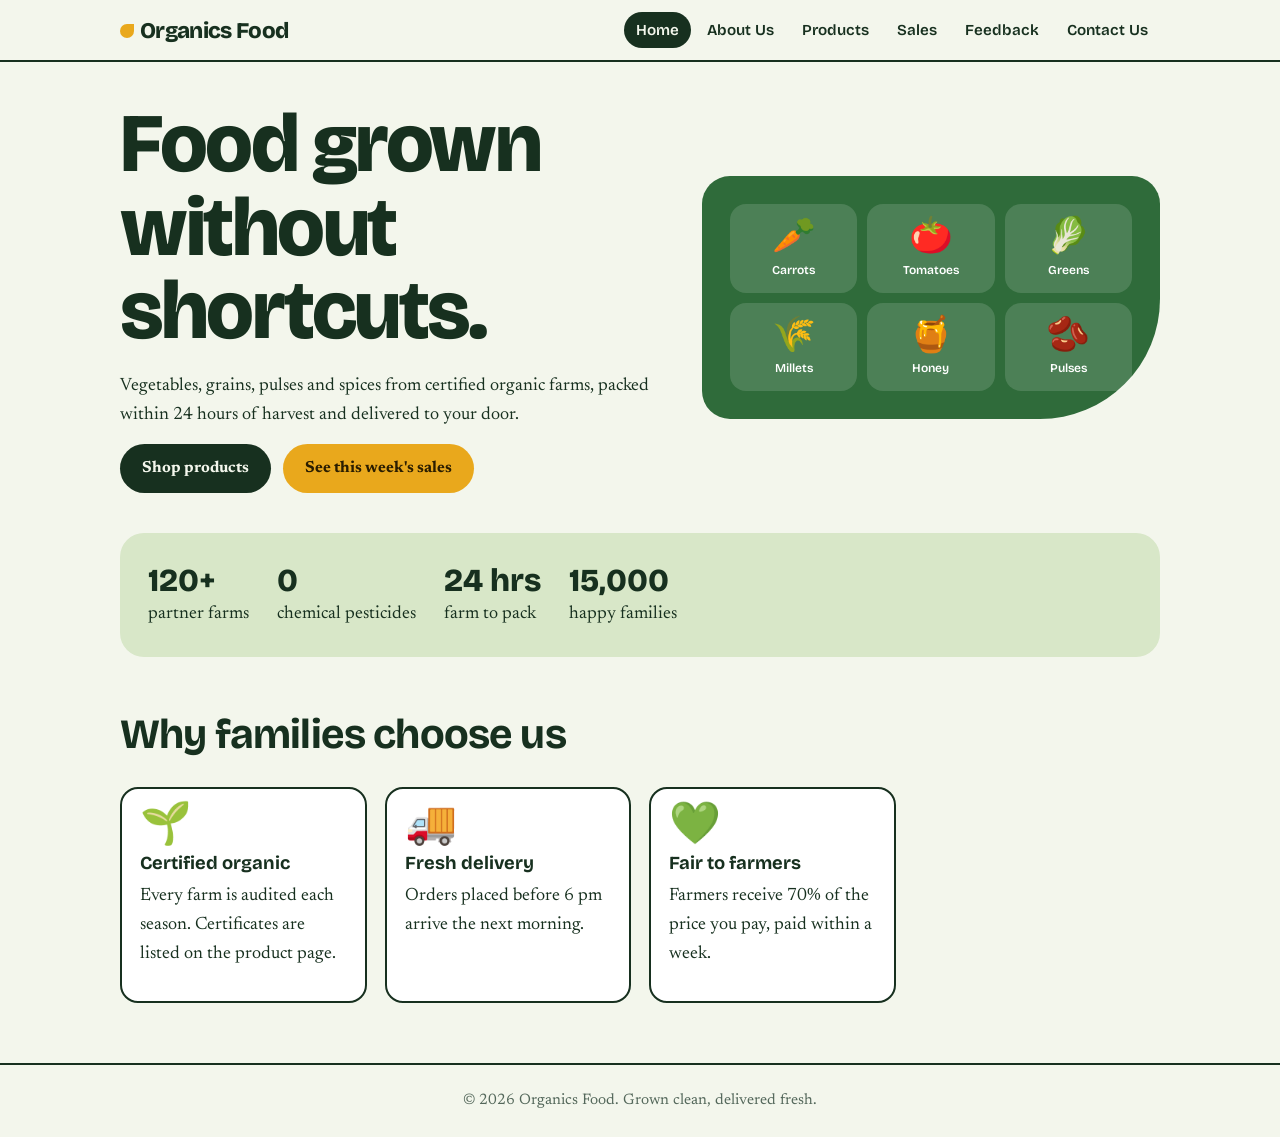
<file: index.html>
<!DOCTYPE html>
<html lang="en">
<head>
<meta charset="utf-8">
<meta name="viewport" content="width=device-width, initial-scale=1, viewport-fit=cover">
<title>Home | Organics Food</title>
<link rel="stylesheet" href="https://fonts.googleapis.com/css2?family=Bricolage+Grotesque:wght@400;600;800&family=Newsreader:ital,wght@0,400;0,600;1,400&display=swap">
<link rel="stylesheet" href="style.css">
</head>
<body>
<header><div class="bar">
<a class="logo" href="index.html"><i></i>Organics Food</a>
<nav class="nav"><a href="index.html" class="on" aria-current="page">Home</a><a href="about.html">About Us</a><a href="products.html">Products</a><a href="sales.html">Sales</a><a href="feedback.html">Feedback</a><a href="contact.html">Contact Us</a></nav></div></header>
<main>
<section class="page on" id="home">
<div class="hero">
<div>
<h1>Food grown without shortcuts.</h1>
<p>Vegetables, grains, pulses and spices from certified organic farms, packed within 24 hours of harvest and delivered to your door.</p>
<div class="row"><a class="btn" href="products.html">Shop products</a><a class="btn alt" href="sales.html">See this week's sales</a></div>
</div>
<div class="crate" aria-hidden="true">
<span>🥕<small>Carrots</small></span><span>🍅<small>Tomatoes</small></span><span>🥬<small>Greens</small></span>
<span>🌾<small>Millets</small></span><span>🍯<small>Honey</small></span><span>🫘<small>Pulses</small></span>
</div></div>
<div class="band"><div class="stats">
<div><b>120+</b>partner farms</div><div><b>0</b>chemical pesticides</div><div><b>24 hrs</b>farm to pack</div><div><b>15,000</b>happy families</div></div></div>
<h2 style="margin-top:44px">Why families choose us</h2>
<div class="grid">
<div class="card"><div class="em">🌱</div><h3>Certified organic</h3><p>Every farm is audited each season. Certificates are listed on the product page.</p></div>
<div class="card"><div class="em">🚚</div><h3>Fresh delivery</h3><p>Orders placed before 6 pm arrive the next morning.</p></div>
<div class="card"><div class="em">💚</div><h3>Fair to farmers</h3><p>Farmers receive 70% of the price you pay, paid within a week.</p></div>
</div></section>
</main>
<footer>&copy; 2026 Organics Food. Grown clean, delivered fresh.</footer>
<script src="app.js"></script>
</body>
</html>
</file>
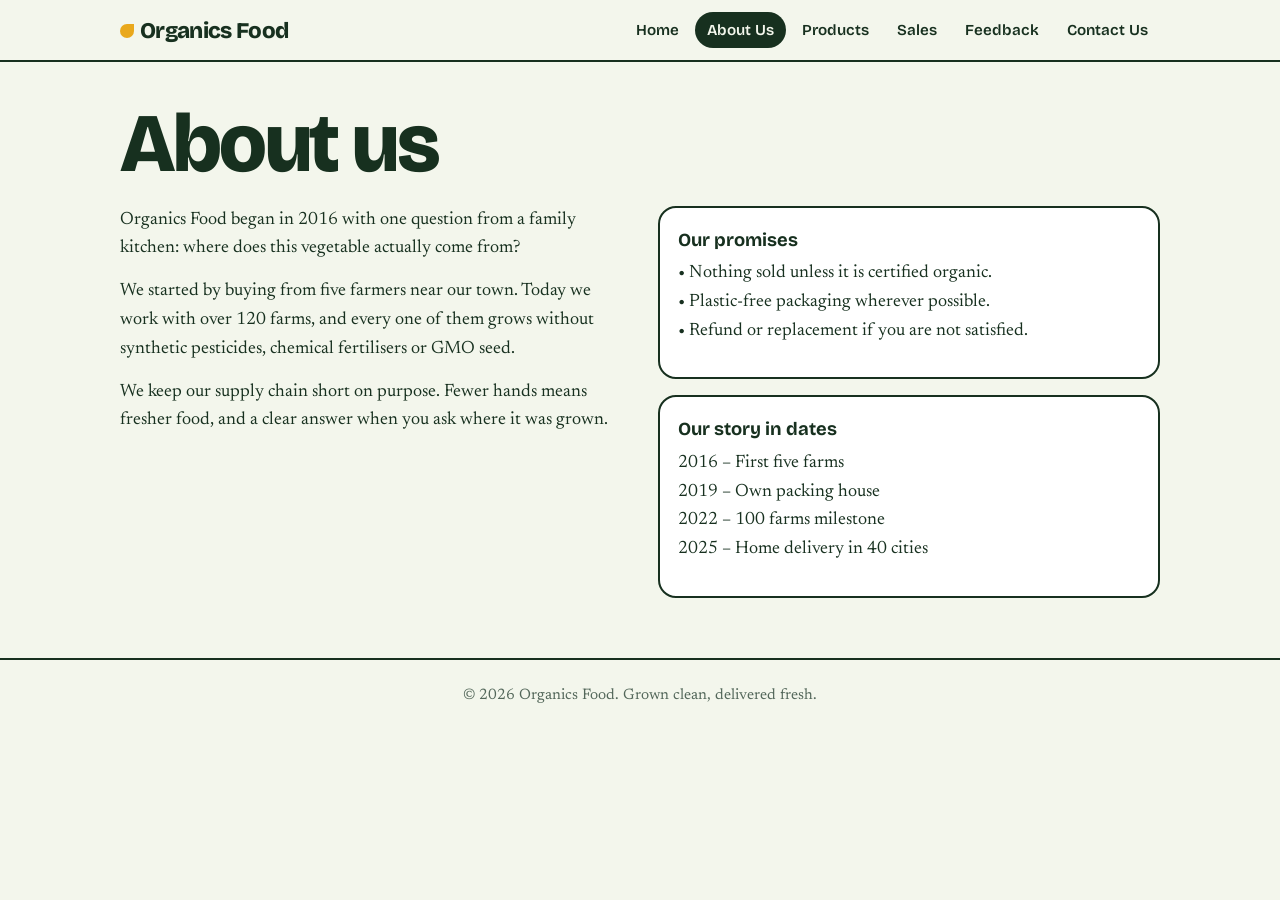
<file: about.html>
<!DOCTYPE html>
<html lang="en">
<head>
<meta charset="utf-8">
<meta name="viewport" content="width=device-width, initial-scale=1, viewport-fit=cover">
<title>About Us | Organics Food</title>
<link rel="stylesheet" href="https://fonts.googleapis.com/css2?family=Bricolage+Grotesque:wght@400;600;800&family=Newsreader:ital,wght@0,400;0,600;1,400&display=swap">
<link rel="stylesheet" href="style.css">
</head>
<body>
<header><div class="bar">
<a class="logo" href="index.html"><i></i>Organics Food</a>
<nav class="nav"><a href="index.html">Home</a><a href="about.html" class="on" aria-current="page">About Us</a><a href="products.html">Products</a><a href="sales.html">Sales</a><a href="feedback.html">Feedback</a><a href="contact.html">Contact Us</a></nav></div></header>
<main>
<section class="page on" id="about">
<h1>About us</h1>
<div class="split">
<div>
<p>Organics Food began in 2016 with one question from a family kitchen: where does this vegetable actually come from?</p>
<p>We started by buying from five farmers near our town. Today we work with over 120 farms, and every one of them grows without synthetic pesticides, chemical fertilisers or GMO seed.</p>
<p>We keep our supply chain short on purpose. Fewer hands means fresher food, and a clear answer when you ask where it was grown.</p>
</div>
<div>
<div class="card"><h3>Our promises</h3>
<p>• Nothing sold unless it is certified organic.<br>• Plastic-free packaging wherever possible.<br>• Refund or replacement if you are not satisfied.</p></div>
<div class="card" style="margin-top:16px"><h3>Our story in dates</h3>
<p>2016 – First five farms<br>2019 – Own packing house<br>2022 – 100 farms milestone<br>2025 – Home delivery in 40 cities</p></div>
</div></div></section>
</main>
<footer>&copy; 2026 Organics Food. Grown clean, delivered fresh.</footer>
<script src="app.js"></script>
</body>
</html>
</file>
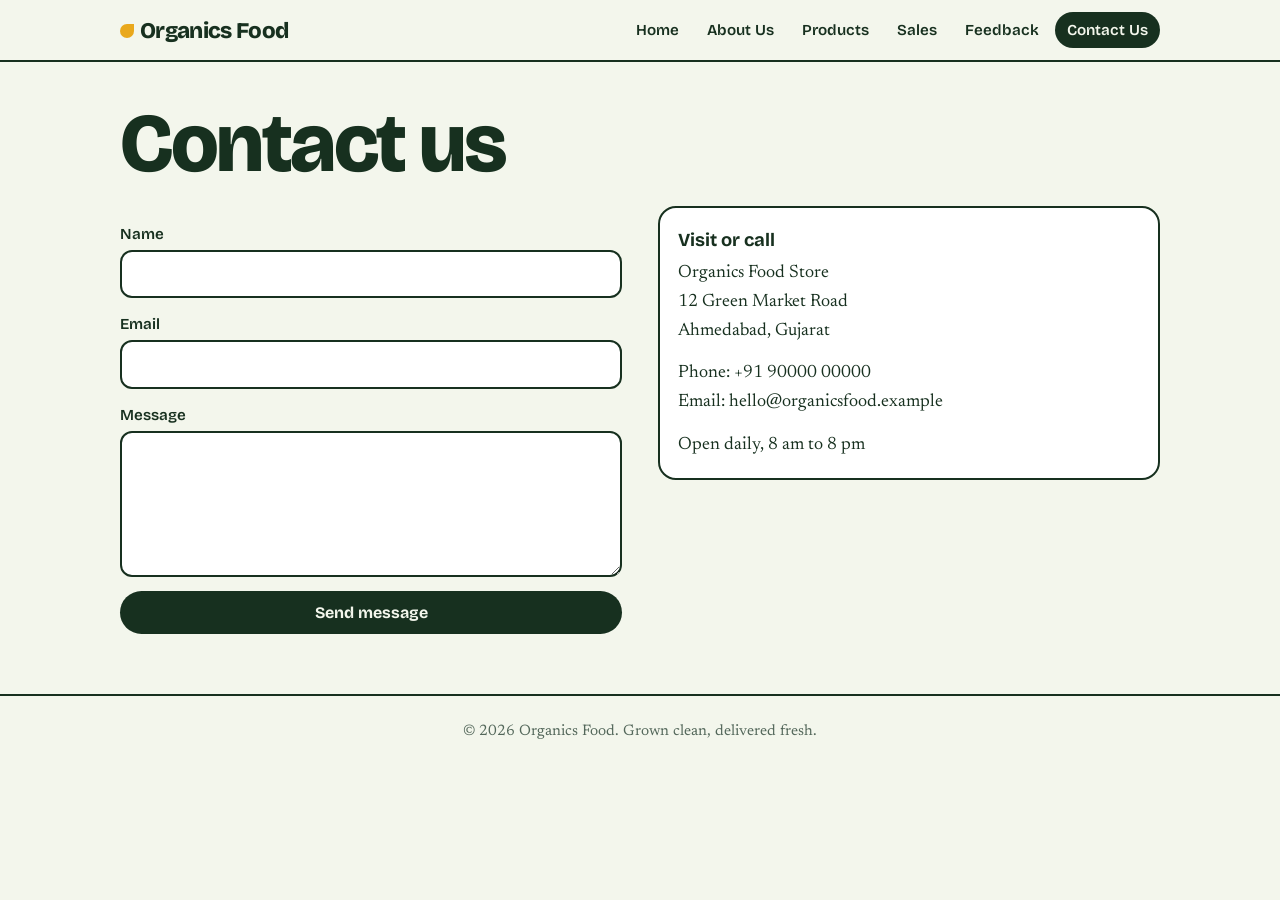
<file: contact.html>
<!DOCTYPE html>
<html lang="en">
<head>
<meta charset="utf-8">
<meta name="viewport" content="width=device-width, initial-scale=1, viewport-fit=cover">
<title>Contact Us | Organics Food</title>
<link rel="stylesheet" href="https://fonts.googleapis.com/css2?family=Bricolage+Grotesque:wght@400;600;800&family=Newsreader:ital,wght@0,400;0,600;1,400&display=swap">
<link rel="stylesheet" href="style.css">
</head>
<body>
<header><div class="bar">
<a class="logo" href="index.html"><i></i>Organics Food</a>
<nav class="nav"><a href="index.html">Home</a><a href="about.html">About Us</a><a href="products.html">Products</a><a href="sales.html">Sales</a><a href="feedback.html">Feedback</a><a href="contact.html" class="on" aria-current="page">Contact Us</a></nav></div></header>
<main>
<section class="page on" id="contact">
<h1>Contact us</h1>
<div class="split">
<div>
<form id="cfm">
<label>Name<input required></label>
<label>Email<input type="email" required></label>
<label>Message<textarea rows="5" required></textarea></label>
<button class="btn" type="submit">Send message</button>
<div class="msg" id="cmsg" role="status">Message sent. We reply within one working day.</div>
</form></div>
<div>
<div class="card"><h3>Visit or call</h3>
<p>Organics Food Store<br>12 Green Market Road<br>Ahmedabad, Gujarat</p>
<p>Phone: +91 90000 00000<br>Email: hello@organicsfood.example</p>
<p style="margin:0">Open daily, 8 am to 8 pm</p></div>
</div></div></section>
</main>
<footer>&copy; 2026 Organics Food. Grown clean, delivered fresh.</footer>
<script src="app.js"></script>
</body>
</html>
</file>
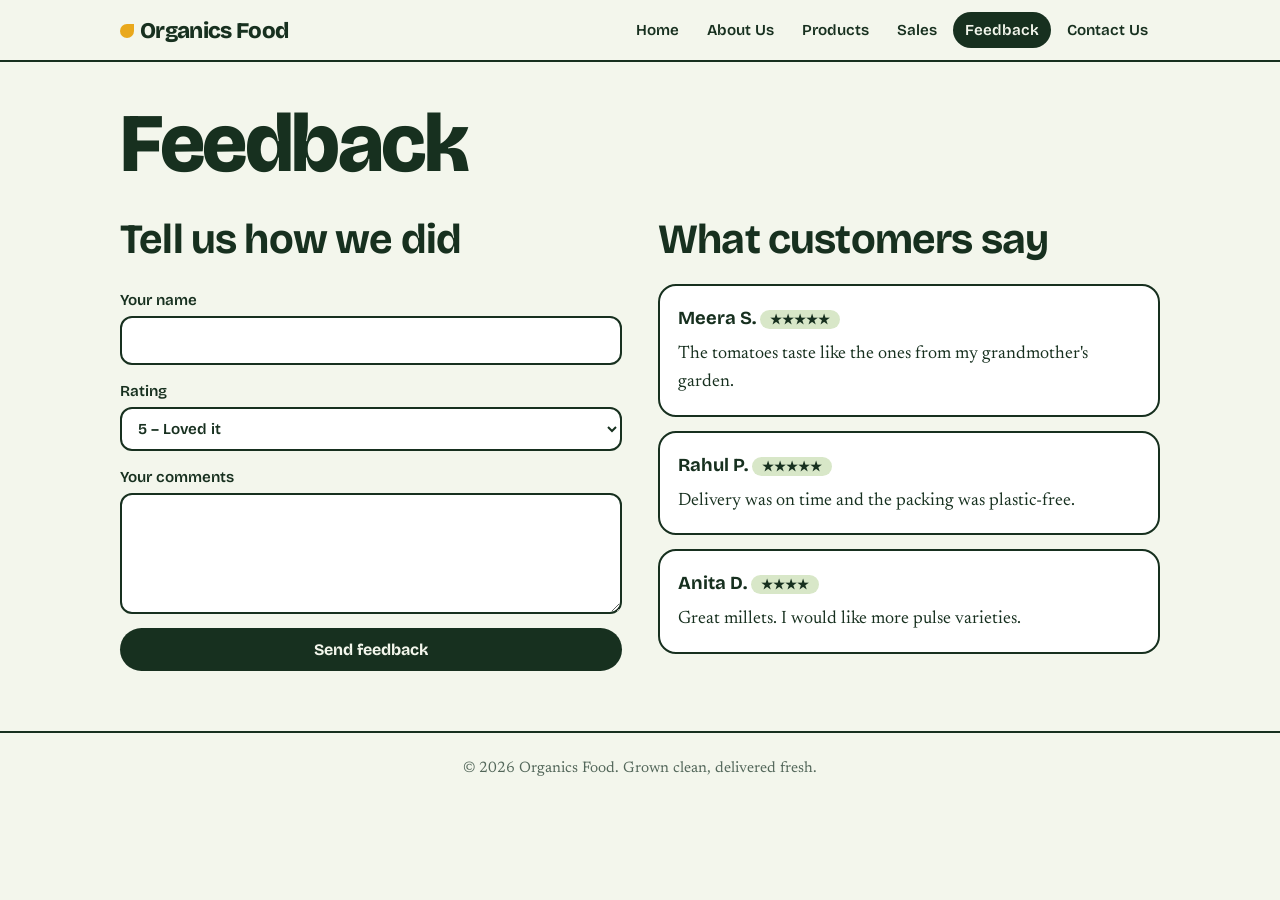
<file: feedback.html>
<!DOCTYPE html>
<html lang="en">
<head>
<meta charset="utf-8">
<meta name="viewport" content="width=device-width, initial-scale=1, viewport-fit=cover">
<title>Feedback | Organics Food</title>
<link rel="stylesheet" href="https://fonts.googleapis.com/css2?family=Bricolage+Grotesque:wght@400;600;800&family=Newsreader:ital,wght@0,400;0,600;1,400&display=swap">
<link rel="stylesheet" href="style.css">
</head>
<body>
<header><div class="bar">
<a class="logo" href="index.html"><i></i>Organics Food</a>
<nav class="nav"><a href="index.html">Home</a><a href="about.html">About Us</a><a href="products.html">Products</a><a href="sales.html">Sales</a><a href="feedback.html" class="on" aria-current="page">Feedback</a><a href="contact.html">Contact Us</a></nav></div></header>
<main>
<section class="page on" id="feedback">
<h1>Feedback</h1>
<div class="split">
<div>
<h2>Tell us how we did</h2>
<form id="ffm">
<label>Your name<input name="n" required></label>
<label>Rating<select name="r"><option>5 – Loved it</option><option>4 – Good</option><option>3 – Okay</option><option>2 – Poor</option><option>1 – Bad</option></select></label>
<label>Your comments<textarea name="c" rows="4" required></textarea></label>
<button class="btn" type="submit">Send feedback</button>
<div class="msg" id="fmsg" role="status">Thank you. Your feedback now appears in the list.</div>
</form></div>
<div><h2>What customers say</h2><div id="reviews" style="display:grid;gap:14px"></div></div>
</div></section>
</main>
<footer>&copy; 2026 Organics Food. Grown clean, delivered fresh.</footer>
<script src="app.js"></script>
</body>
</html>
</file>
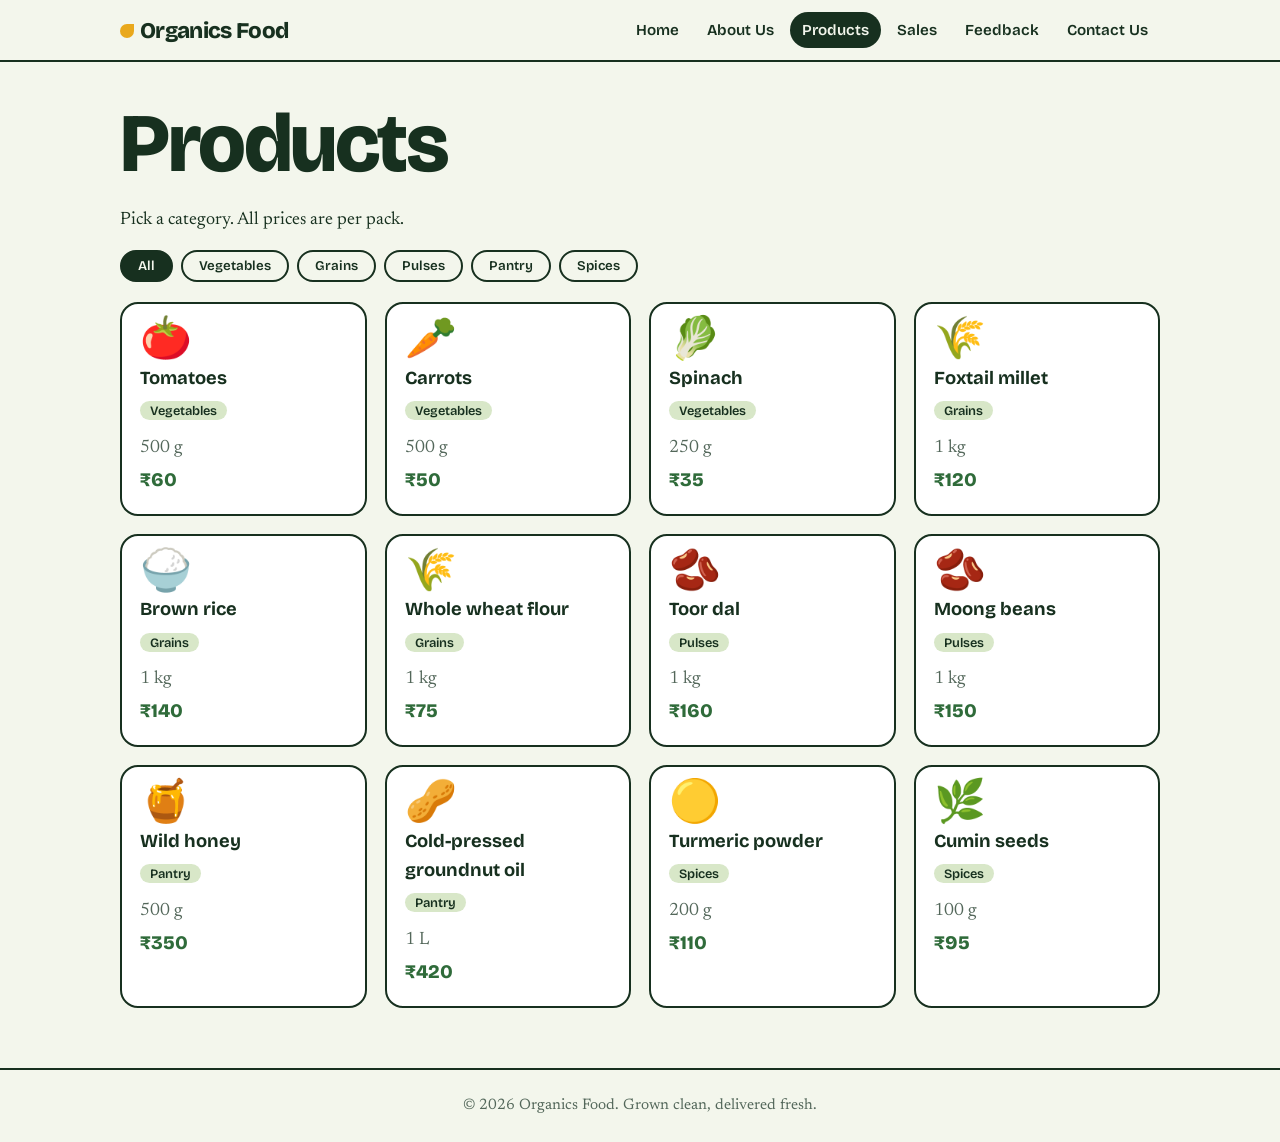
<file: products.html>
<!DOCTYPE html>
<html lang="en">
<head>
<meta charset="utf-8">
<meta name="viewport" content="width=device-width, initial-scale=1, viewport-fit=cover">
<title>Products | Organics Food</title>
<link rel="stylesheet" href="https://fonts.googleapis.com/css2?family=Bricolage+Grotesque:wght@400;600;800&family=Newsreader:ital,wght@0,400;0,600;1,400&display=swap">
<link rel="stylesheet" href="style.css">
</head>
<body>
<header><div class="bar">
<a class="logo" href="index.html"><i></i>Organics Food</a>
<nav class="nav"><a href="index.html">Home</a><a href="about.html">About Us</a><a href="products.html" class="on" aria-current="page">Products</a><a href="sales.html">Sales</a><a href="feedback.html">Feedback</a><a href="contact.html">Contact Us</a></nav></div></header>
<main>
<section class="page on" id="products">
<h1>Products</h1>
<p>Pick a category. All prices are per pack.</p>
<div class="filters" id="filters"></div>
<div class="grid" id="plist"></div>
</section>
</main>
<footer>&copy; 2026 Organics Food. Grown clean, delivered fresh.</footer>
<script src="app.js"></script>
</body>
</html>
</file>
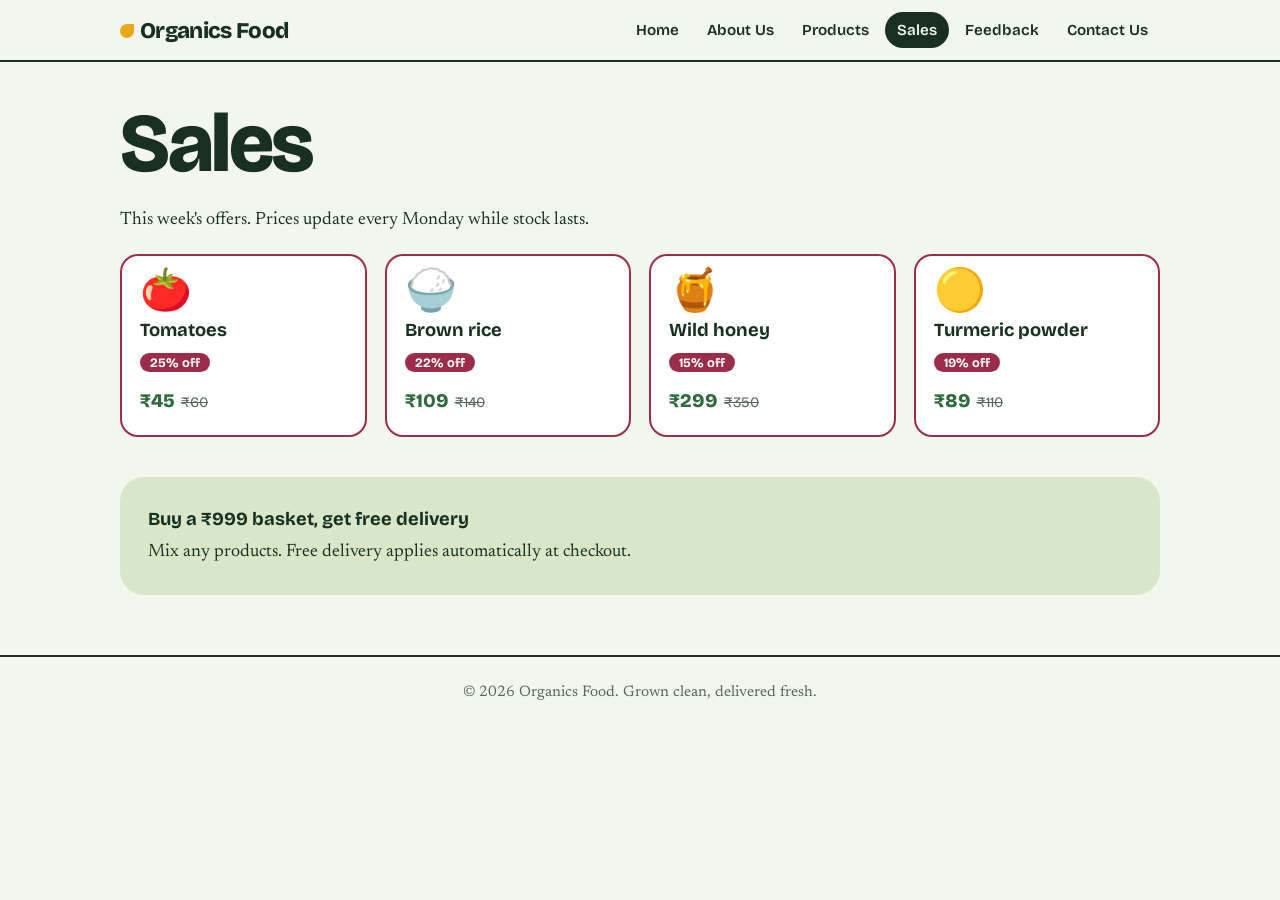
<file: sales.html>
<!DOCTYPE html>
<html lang="en">
<head>
<meta charset="utf-8">
<meta name="viewport" content="width=device-width, initial-scale=1, viewport-fit=cover">
<title>Sales | Organics Food</title>
<link rel="stylesheet" href="https://fonts.googleapis.com/css2?family=Bricolage+Grotesque:wght@400;600;800&family=Newsreader:ital,wght@0,400;0,600;1,400&display=swap">
<link rel="stylesheet" href="style.css">
</head>
<body>
<header><div class="bar">
<a class="logo" href="index.html"><i></i>Organics Food</a>
<nav class="nav"><a href="index.html">Home</a><a href="about.html">About Us</a><a href="products.html">Products</a><a href="sales.html" class="on" aria-current="page">Sales</a><a href="feedback.html">Feedback</a><a href="contact.html">Contact Us</a></nav></div></header>
<main>
<section class="page on" id="sales">
<h1>Sales</h1>
<p>This week's offers. Prices update every Monday while stock lasts.</p>
<div class="grid" id="slist"></div>
<div class="band"><h3>Buy a ₹999 basket, get free delivery</h3><p style="margin:0">Mix any products. Free delivery applies automatically at checkout.</p></div>
</section>
</main>
<footer>&copy; 2026 Organics Food. Grown clean, delivered fresh.</footer>
<script src="app.js"></script>
</body>
</html>
</file>
<file: style.css>
:root{--bg:#f3f6ec;--ink:#17301f;--mute:#53675a;--leaf:#2f6b3a;--leaf2:#d8e7c8;--turm:#e9a81c;--beet:#9b2c4a;--card:#fff;--line:#cfdcc0;
box-sizing:border-box;padding-top:env(safe-area-inset-top,0px);padding-bottom:env(safe-area-inset-bottom,0px)}
@media(prefers-color-scheme:dark){:root:not([data-theme="light"]){--bg:#101a13;--ink:#e8f0df;--mute:#a3b5a6;--leaf:#7fc48a;--leaf2:#1e3324;--card:#17251b;--line:#2b4031}}
:root[data-theme="dark"]{--bg:#101a13;--ink:#e8f0df;--mute:#a3b5a6;--leaf:#7fc48a;--leaf2:#1e3324;--card:#17251b;--line:#2b4031}
html{scroll-padding-top:env(safe-area-inset-top,0px)}
*{box-sizing:border-box}
body{margin:0;background:var(--bg);color:var(--ink);font:18px/1.6 'Newsreader',Georgia,serif}
h1,h2,h3,.nav,button,label,.price{font-family:'Bricolage Grotesque',system-ui,sans-serif}
h1{font-size:clamp(2.6rem,8vw,5.2rem);line-height:1;margin:0 0 20px;font-weight:800;letter-spacing:-.03em}
h2{font-size:clamp(1.8rem,4vw,2.6rem);margin:0 0 12px;letter-spacing:-.02em}
h3{margin:0 0 4px;font-size:1.15rem}
p{max-width:62ch;margin:0 0 14px}
a{color:inherit}
header{position:sticky;top:env(safe-area-inset-top,0px);background:var(--bg);border-bottom:2px solid var(--ink);z-index:5}
.bar{max-width:1080px;margin:auto;padding:12px 20px;display:flex;align-items:center;justify-content:space-between;gap:12px;flex-wrap:wrap}
.logo{font:800 1.4rem 'Bricolage Grotesque',sans-serif;text-decoration:none;letter-spacing:-.03em}
.logo i{display:inline-block;width:14px;height:14px;background:var(--turm);border-radius:50% 0 50% 50%;margin-right:6px}
.nav{display:flex;gap:4px;flex-wrap:wrap;font-size:.95rem}
.nav a{text-decoration:none;padding:6px 12px;border-radius:99px;font-weight:600}
.nav a:hover{background:var(--leaf2)}
.nav a.on{background:var(--ink);color:var(--bg)}
a:focus-visible,button:focus-visible,input:focus-visible,select:focus-visible,textarea:focus-visible{outline:3px solid var(--turm);outline-offset:2px}
main{max-width:1080px;margin:auto;padding:40px 20px 60px}

.hero{display:grid;grid-template-columns:1.2fr 1fr;gap:32px;align-items:center}
.crate{background:var(--leaf);border-radius:28px 28px 120px 28px;padding:28px;color:#fff;display:grid;grid-template-columns:repeat(3,1fr);gap:10px;text-align:center}
.crate span{background:rgba(255,255,255,.14);border-radius:16px;padding:16px 4px;font-size:2.2rem;line-height:1.1}
.crate small{display:block;font:600 .75rem 'Bricolage Grotesque',sans-serif;margin-top:4px}
.btn{display:inline-block;background:var(--ink);color:var(--bg);border:0;padding:12px 22px;border-radius:99px;font-weight:700;font-size:1rem;cursor:pointer;text-decoration:none}
.btn.alt{background:var(--turm);color:#2a1d00}
.row{display:flex;gap:12px;flex-wrap:wrap;margin-top:8px}
.grid{display:grid;grid-template-columns:repeat(auto-fill,minmax(230px,1fr));gap:18px;margin-top:20px}
.card{background:var(--card);border:2px solid var(--ink);border-radius:18px;padding:18px}
.card .em{font-size:2.6rem;line-height:1}
.tag{display:inline-block;background:var(--leaf2);padding:2px 10px;border-radius:99px;font:600 .8rem 'Bricolage Grotesque',sans-serif}
.price{font-weight:800;font-size:1.2rem;color:var(--leaf)}
.price s{color:var(--mute);font-weight:400;font-size:.9rem;margin-left:6px}
.band{background:var(--leaf2);border-radius:24px;padding:28px;margin-top:40px}
.stats{display:flex;gap:28px;flex-wrap:wrap}
.stats b{font:800 2rem 'Bricolage Grotesque',sans-serif;display:block}
.filters{display:flex;gap:8px;flex-wrap:wrap;margin:16px 0}
.filters button{background:transparent;border:2px solid var(--ink);color:var(--ink);padding:6px 16px;border-radius:99px;font-weight:600;cursor:pointer}
.filters button.on{background:var(--ink);color:var(--bg)}
.sale{border-color:var(--beet)}
.sale .off{background:var(--beet);color:#fff;border-radius:99px;padding:2px 10px;font:700 .8rem 'Bricolage Grotesque',sans-serif}
form{display:grid;gap:14px;max-width:520px;margin-top:16px}
label{font-weight:600;font-size:.95rem;display:grid;gap:4px}
input,select,textarea{font:inherit;padding:10px 12px;border:2px solid var(--ink);border-radius:12px;background:var(--card);color:var(--ink)}
.msg{background:var(--leaf2);border-left:6px solid var(--leaf);padding:12px 16px;border-radius:8px;display:none}
.msg.on{display:block}
.split{display:grid;grid-template-columns:1fr 1fr;gap:36px}
footer{border-top:2px solid var(--ink);padding:24px 20px;text-align:center;color:var(--mute);font-size:.95rem}
@media(max-width:760px){.hero,.split{grid-template-columns:1fr}}
</file>
